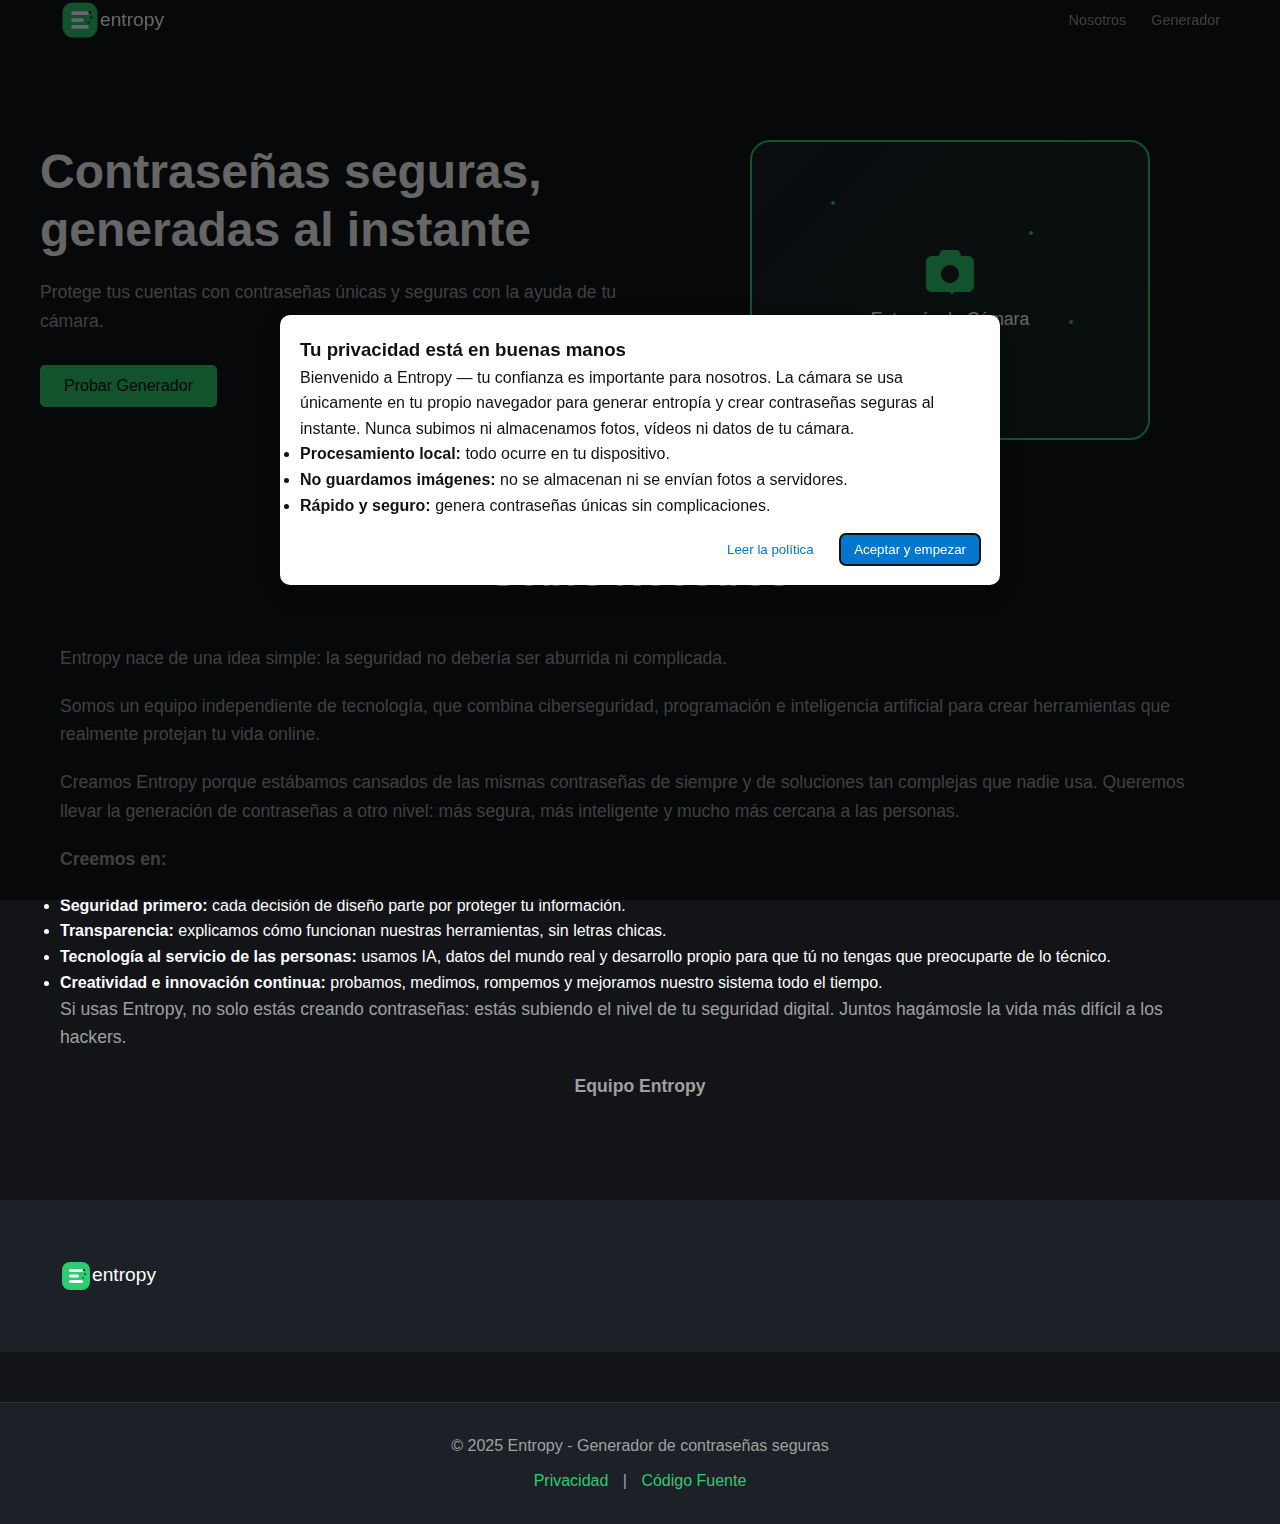
<file: public/index.html>
<!DOCTYPE html>
<html lang="es">
<head>
    <meta charset="UTF-8">
    <meta name="viewport" content="width=device-width, initial-scale=1.0">
    <title>Entropy - Generador de Contraseñas Seguras</title>
    <link rel="stylesheet" href="landing.css">
    <link rel="stylesheet" href="https://cdnjs.cloudflare.com/ajax/libs/font-awesome/6.4.0/css/all.min.css">
    <style>
        /* Modal de consentimiento de privacidad */
        .privacy-modal-overlay {
            position: fixed;
            inset: 0;
            background: rgba(0,0,0,0.6);
            display: flex;
            align-items: center;
            justify-content: center;
            z-index: 99999;
        }
        .privacy-modal {
            background: #fff;
            color: #111;
            max-width: 720px;
            width: 92%;
            border-radius: 10px;
            padding: 20px;
            box-shadow: 0 8px 30px rgba(0,0,0,0.2);
            font-family: inherit;
        }
        .privacy-modal h3 { margin-top: 0; }
        .privacy-modal .buttons { text-align: right; margin-top: 16px; }
        .privacy-modal .btn { margin-left: 8px; padding: 8px 14px; border-radius: 6px; border: none; cursor: pointer; }
        .privacy-modal .btn.secondary { background: transparent; color: #0077cc; }
        .privacy-modal .btn.accept { background: #0077cc; color: #fff; }
        body.privacy-block { overflow: hidden; }
    </style>
</head>
<body>
    <header class="container">
        <div class="logo">
            <img src="logo-entropy.svg" alt="Logo Entropy" style="width:40px;height:40px;vertical-align:middle;">
            <div class="logo-text">entropy</div>
        </div>
        <nav>
            <ul>
                <li><a href="#about">Nosotros</a></li>
                <li><a href="generator.html">Generador</a></li>
            </ul>
        </nav>
    </header>
    
    <section class="hero container">
        <div class="hero-content">
            <h1>Contraseñas seguras, generadas al instante</h1>
            <p>Protege tus cuentas con contraseñas únicas y seguras con la ayuda de tu cámara.</p>
            <div class="hero-buttons">
                <button class="cta-button" onclick="window.location.href='generator.html'">Probar Generador</button>
            </div>
            <div class="demo-section" id="demoSection" style="display: none;">
                <div class="demo-controls">
                    <label for="demoLength">Longitud: <span id="lengthValue">16</span></label>
                    <input type="range" id="demoLength" min="10" max="30" value="16" oninput="updateLength(this.value)">
                </div>
                <div class="password-result">
                    <input type="text" id="demoPassword" readonly placeholder="Generando...">
                    <button class="copy-demo-btn" onclick="copyDemoPassword()">📋</button>
                </div>
                <div class="demo-status" id="demoStatus"></div>
            </div>
        </div>
        <div class="hero-image">
            <div class="hero-visual">
                <div class="entropy-animation">
                    <div class="particle"></div>
                    <div class="particle"></div>
                    <div class="particle"></div>
                    <div class="particle"></div>
                    <div class="particle"></div>
                </div>
                <div class="camera-icon">
                    <i class="fas fa-camera"></i>
                    <span>Entropía de Cámara</span>
                </div>
            </div>
        </div>
    </section>
    
    <section id="about" class="container">
        <h2>Sobre Nosotros</h2>
        <div class="about-content">
            <div class="about-text">
                <p>Entropy nace de una idea simple: la seguridad no debería ser aburrida ni complicada.</p>

                <p>Somos un equipo independiente de tecnología, que combina ciberseguridad, programación e inteligencia artificial para crear herramientas que realmente protejan tu vida online.</p>

                <p>Creamos Entropy porque estábamos cansados de las mismas contraseñas de siempre y de soluciones tan complejas que nadie usa. Queremos llevar la generación de contraseñas a otro nivel: más segura, más inteligente y mucho más cercana a las personas.</p>

                <p><strong>Creemos en:</strong></p>
                <ul>
                    <li><strong>Seguridad primero:</strong> cada decisión de diseño parte por proteger tu información.</li>
                    <li><strong>Transparencia:</strong> explicamos cómo funcionan nuestras herramientas, sin letras chicas.</li>
                    <li><strong>Tecnología al servicio de las personas:</strong> usamos IA, datos del mundo real y desarrollo propio para que tú no tengas que preocuparte de lo técnico.</li>
                    <li><strong>Creatividad e innovación continua:</strong> probamos, medimos, rompemos y mejoramos nuestro sistema todo el tiempo.</li>
                </ul>

                <p>Si usas Entropy, no solo estás creando contraseñas: estás subiendo el nivel de tu seguridad digital. Juntos hagámosle la vida más difícil a los hackers.</p>
                <p class="team-signature" style="margin-top:18px; text-align:center; font-weight:600;">Equipo Entropy</p>
            </div>
        </div>
    </section>
    
    <footer>
        <div class="container">
            <div class="footer-content">
                <div class="footer-logo">
                    <img src="logo-entropy.svg" alt="Logo Entropy" style="width:32px;height:32px;vertical-align:middle;">
                    <div class="logo-text">entropy</div>
                </div>
                <div class="footer-bottom">
                    
                </div>
            </div>
        </div>
    </footer>
    
    <footer style="text-align: center; padding: 30px 20px; background-color: var(--panel-bg); margin-top: 50px; border-top: 1px solid var(--border-color);">
        <p style="color: var(--text-secondary); margin-bottom: 10px;">© 2025 Entropy - Generador de contraseñas seguras</p>
        <p style="color: var(--text-secondary);">
            <a href="privacy.html" style="color: var(--accent-color); text-decoration: none; margin: 0 10px;">Privacidad</a> | 
            <a href="https://github.com/tu-repo" target="_blank" style="color: var(--accent-color); text-decoration: none; margin: 0 10px;">Código Fuente</a>
        </p>
    </footer>
    
    <!-- Modal de consentimiento de privacidad -->
    <div id="privacyModalOverlay" class="privacy-modal-overlay" style="display:none;">
        <div class="privacy-modal" role="dialog" aria-modal="true" aria-labelledby="privacyTitle">
            <h3 id="privacyTitle">Tu privacidad está en buenas manos</h3>
                <p>Bienvenido a Entropy — tu confianza es importante para nosotros. La cámara se usa únicamente en tu propio navegador para generar entropía y crear contraseñas seguras al instante. Nunca subimos ni almacenamos fotos, vídeos ni datos de tu cámara.</p>
                <ul>
                    <li><strong>Procesamiento local:</strong> todo ocurre en tu dispositivo.</li>
                    <li><strong>No guardamos imágenes:</strong> no se almacenan ni se envían fotos a servidores.</li>
                    <li><strong>Rápido y seguro:</strong> genera contraseñas únicas sin complicaciones.</li>
                </ul>
                <div class="buttons">
                    <button class="btn secondary" id="privacyReadBtn">Leer la política</button>
                    <button class="btn accept" id="privacyAcceptBtn">Aceptar y empezar</button>
                </div>
        </div>
    </div>

    <script src="privacy-consent.js"></script>
    <script src="landing.js"></script>
</body>
</html>
</file>
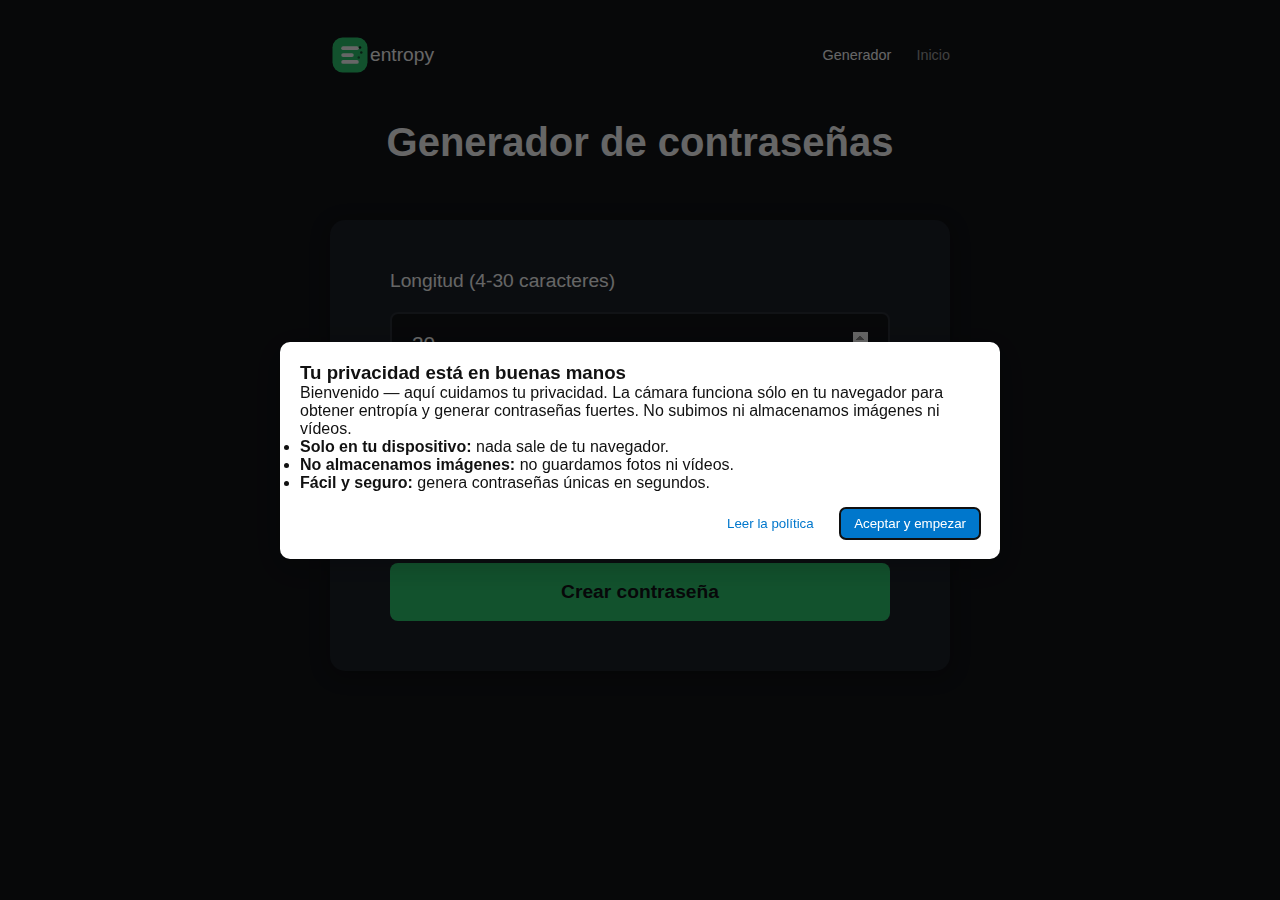
<file: public/generator.html>
<!DOCTYPE html>
<html lang="es">
<head>
    <meta charset="UTF-8">
    <meta name="viewport" content="width=device-width, initial-scale=1.0">
    <title>Entropy - Generador de contraseñas</title>
    <link rel="stylesheet" href="styles.css">
    <link rel="stylesheet" href="https://cdnjs.cloudflare.com/ajax/libs/font-awesome/6.4.0/css/all.min.css">
    <style>
        /* Modal de consentimiento de privacidad (reutilizable) */
        .privacy-modal-overlay { position: fixed; inset: 0; background: rgba(0,0,0,0.6); display:flex; align-items:center; justify-content:center; z-index:99999; }
        .privacy-modal { background:#fff; color:#111; max-width:720px; width:92%; border-radius:10px; padding:20px; box-shadow:0 8px 30px rgba(0,0,0,0.2); }
        .privacy-modal h3{ margin-top:0 }
        .privacy-modal .buttons { text-align:right; margin-top:16px }
        .privacy-modal .btn { margin-left:8px; padding:8px 14px; border-radius:6px; border:none; cursor:pointer }
        .privacy-modal .btn.secondary { background:transparent; color:#0077cc }
        .privacy-modal .btn.accept { background:#0077cc; color:#fff }
        body.privacy-block { overflow:hidden }
    </style>
</head>
<body>
    <div class="container">
        <header>
            <div class="logo">
                <img src="logo-entropy.svg" alt="Logo Entropy" style="width:40px;height:40px;vertical-align:middle;">
                <span class="logo-text">entropy</span>
            </div>
            <nav>
                <ul>
                    <li class="active"><a href="generator.html">Generador</a></li>
                    <li><a href="index.html">Inicio</a></li>
                </ul>
            </nav>
        </header>

        <main>
            <div class="generator-section">
                <h1>Generador de contraseñas</h1>

                <div class="generator-container">
                    <div class="generator-panel">
                        <div class="form-group">
                            <div class="form-row">
                                <label for="length">Longitud (4-30 caracteres)</label>
                            </div>
                            <div class="input-container">
                                <input type="number" id="length" min="4" max="30" value="20" class="length-input" placeholder="Ingrese longitud">
                            </div>
                            <div id="length-error" class="error-message" style="display: none;"></div>
                        </div>

                        <div class="form-group">
    <div class="form-row">
        <label>Contraseña generada</label>
    </div>
    <input
        type="text"
        id="password-output"
        readonly
        placeholder="Pulsa 'Copiar' para generar">
</div>

<button class="copy-btn">Crear contraseña</button>
                    </div>
                </div>
            </div>
        </main>
    </div>

    <!-- Modal de consentimiento de privacidad -->
    <div id="privacyModalOverlay" class="privacy-modal-overlay" style="display:none;">
        <div class="privacy-modal" role="dialog" aria-modal="true" aria-labelledby="privacyTitle">
            <h3 id="privacyTitle">Tu privacidad está en buenas manos</h3>
                <p>Bienvenido — aquí cuidamos tu privacidad. La cámara funciona sólo en tu navegador para obtener entropía y generar contraseñas fuertes. No subimos ni almacenamos imágenes ni vídeos.</p>
                <ul>
                    <li><strong>Solo en tu dispositivo:</strong> nada sale de tu navegador.</li>
                    <li><strong>No almacenamos imágenes:</strong> no guardamos fotos ni vídeos.</li>
                    <li><strong>Fácil y seguro:</strong> genera contraseñas únicas en segundos.</li>
                </ul>
                <div class="buttons">
                    <button class="btn secondary" id="privacyReadBtn">Leer la política</button>
                    <button class="btn accept" id="privacyAcceptBtn">Aceptar y empezar</button>
                </div>
        </div>
    </div>

    <script src="privacy-consent.js"></script>
    <script src="script.js?v=3"></script>
</body>
</html>
</file>
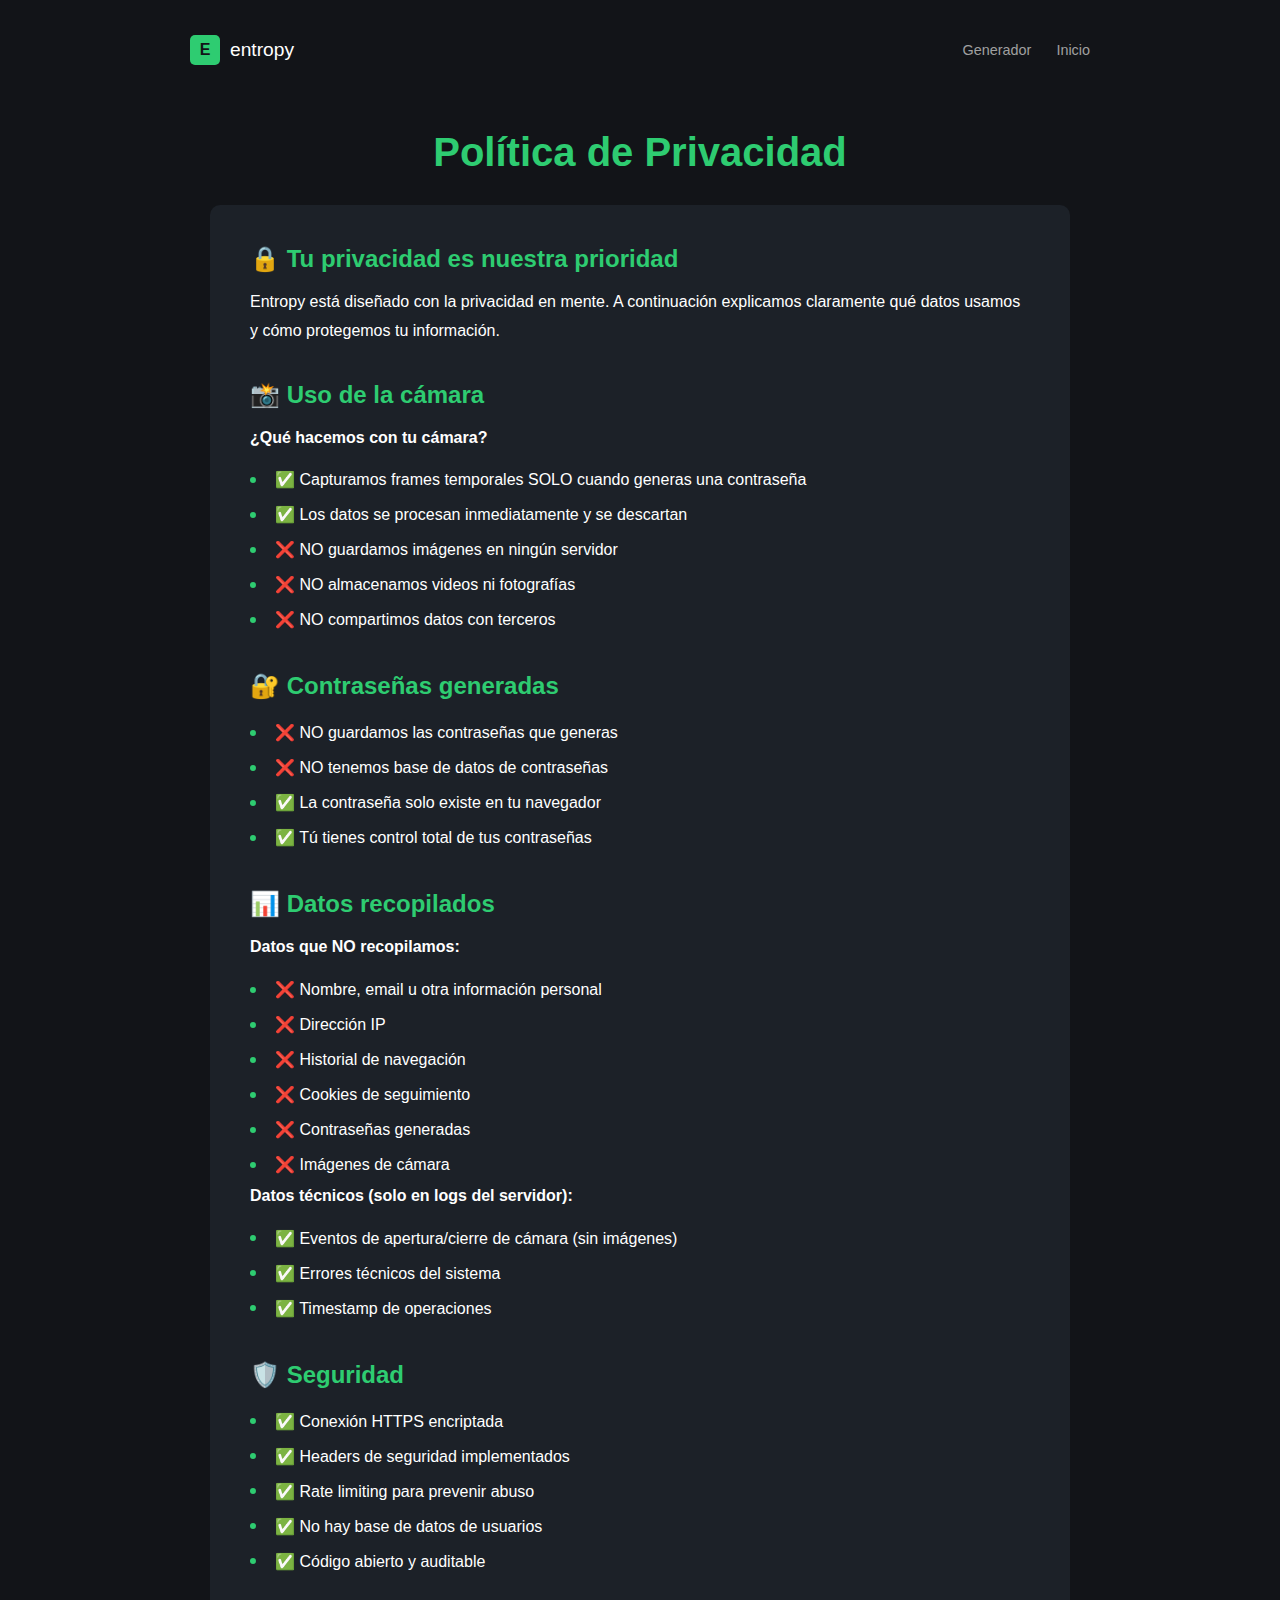
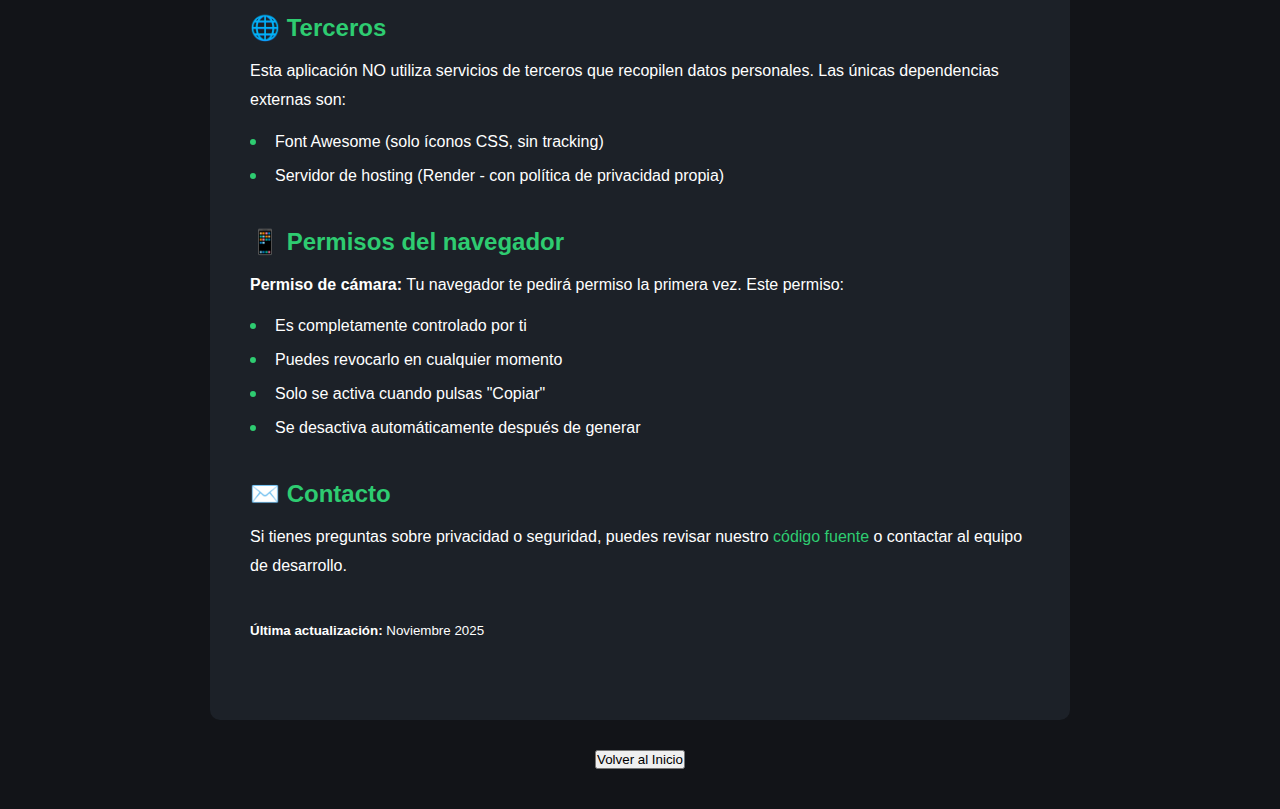
<file: public/privacy.html>
<!DOCTYPE html>
<html lang="es">
<head>
    <meta charset="UTF-8">
    <meta name="viewport" content="width=device-width, initial-scale=1.0">
    <title>Privacidad - Entropy</title>
    <link rel="stylesheet" href="styles.css">
</head>
<body>
    <div class="container">
        <header>
            <div class="logo">
                <span class="logo-icon">E</span>
                <span class="logo-text">entropy</span>
            </div>
            <nav>
                <ul>
                    <li><a href="generator.html">Generador</a></li>
                    <li><a href="index.html">Inicio</a></li>
                </ul>
            </nav>
        </header>

        <main>
            <div class="privacy-section">
                <h1>Política de Privacidad</h1>
                
                <div class="privacy-content">
                    <section>
                        <h2>🔒 Tu privacidad es nuestra prioridad</h2>
                        <p>Entropy está diseñado con la privacidad en mente. A continuación explicamos claramente qué datos usamos y cómo protegemos tu información.</p>
                    </section>

                    <section>
                        <h2>📸 Uso de la cámara</h2>
                        <p><strong>¿Qué hacemos con tu cámara?</strong></p>
                        <ul>
                            <li>✅ Capturamos frames temporales SOLO cuando generas una contraseña</li>
                            <li>✅ Los datos se procesan inmediatamente y se descartan</li>
                            <li>❌ NO guardamos imágenes en ningún servidor</li>
                            <li>❌ NO almacenamos videos ni fotografías</li>
                            <li>❌ NO compartimos datos con terceros</li>
                        </ul>
                    </section>

                    <section>
                        <h2>🔐 Contraseñas generadas</h2>
                        <ul>
                            <li>❌ NO guardamos las contraseñas que generas</li>
                            <li>❌ NO tenemos base de datos de contraseñas</li>
                            <li>✅ La contraseña solo existe en tu navegador</li>
                            <li>✅ Tú tienes control total de tus contraseñas</li>
                        </ul>
                    </section>

                    <section>
                        <h2>📊 Datos recopilados</h2>
                        <p><strong>Datos que NO recopilamos:</strong></p>
                        <ul>
                            <li>❌ Nombre, email u otra información personal</li>
                            <li>❌ Dirección IP</li>
                            <li>❌ Historial de navegación</li>
                            <li>❌ Cookies de seguimiento</li>
                            <li>❌ Contraseñas generadas</li>
                            <li>❌ Imágenes de cámara</li>
                        </ul>
                        
                        <p><strong>Datos técnicos (solo en logs del servidor):</strong></p>
                        <ul>
                            <li>✅ Eventos de apertura/cierre de cámara (sin imágenes)</li>
                            <li>✅ Errores técnicos del sistema</li>
                            <li>✅ Timestamp de operaciones</li>
                        </ul>
                    </section>

                    <section>
                        <h2>🛡️ Seguridad</h2>
                        <ul>
                            <li>✅ Conexión HTTPS encriptada</li>
                            <li>✅ Headers de seguridad implementados</li>
                            <li>✅ Rate limiting para prevenir abuso</li>
                            <li>✅ No hay base de datos de usuarios</li>
                            <li>✅ Código abierto y auditable</li>
                        </ul>
                    </section>

                    <section>
                        <h2>🌐 Terceros</h2>
                        <p>Esta aplicación NO utiliza servicios de terceros que recopilen datos personales. Las únicas dependencias externas son:</p>
                        <ul>
                            <li>Font Awesome (solo íconos CSS, sin tracking)</li>
                            <li>Servidor de hosting (Render - con política de privacidad propia)</li>
                        </ul>
                    </section>

                    <section>
                        <h2>📱 Permisos del navegador</h2>
                        <p><strong>Permiso de cámara:</strong> Tu navegador te pedirá permiso la primera vez. Este permiso:</p>
                        <ul>
                            <li>Es completamente controlado por ti</li>
                            <li>Puedes revocarlo en cualquier momento</li>
                            <li>Solo se activa cuando pulsas "Copiar"</li>
                            <li>Se desactiva automáticamente después de generar</li>
                        </ul>
                    </section>

                    <section>
                        <h2>✉️ Contacto</h2>
                        <p>Si tienes preguntas sobre privacidad o seguridad, puedes revisar nuestro <a href="https://github.com/tu-repo" target="_blank">código fuente</a> o contactar al equipo de desarrollo.</p>
                    </section>

                    <section>
                        <p><small><strong>Última actualización:</strong> Noviembre 2025</small></p>
                    </section>
                </div>

                <div class="back-button-container">
                    <button class="cta-button" onclick="window.location.href='index.html'">Volver al Inicio</button>
                </div>
            </div>
        </main>
    </div>
</body>
</html>
</file>
<file: public/landing.css>
/* Global Styles */
:root {
    --bg-color: #121418;
    --panel-bg: #1c2128;
    --accent-color: #2ecc71;
    --text-color: #ffffff;
    --text-secondary: #a0a0a0;
    --border-color: #2c3038;
}

* {
    margin: 0;
    padding: 0;
    box-sizing: border-box;
    font-family: 'Segoe UI', Tahoma, Geneva, Verdana, sans-serif;
}

body {
    background-color: var(--bg-color);
    color: var(--text-color);
    min-height: 100vh;
    line-height: 1.6;
}

.container {
    max-width: 1200px;
    margin: 0 auto;
    padding: 0 20px;
}

a {
    color: var(--accent-color);
    text-decoration: none;
    transition: color 0.3s;
}

a:hover {
    color: #27ae60;
}

button {
    cursor: pointer;
    border: none;
    border-radius: 5px;
    font-weight: 500;
    transition: all 0.3s ease;
}

section {
    padding: 80px 0;
}

h2 {
    font-size: 2.5rem;
    margin-bottom: 40px;
    text-align: center;
}

/* Header & Navigation */
header {
    display: flex;
    justify-content: space-between;
    align-items: center;
    padding: 20px 0;
    position: sticky;
    top: 0;
    background-color: rgba(18, 20, 24, 0.95);
    backdrop-filter: blur(10px);
    z-index: 100;
}

.logo {
    display: flex;
    align-items: center;
}

.logo-icon {
    background-color: var(--accent-color);
    color: var(--bg-color);
    width: 30px;
    height: 30px;
    border-radius: 5px;
    display: flex;
    align-items: center;
    justify-content: center;
    font-weight: bold;
    margin-right: 10px;
}

.logo-text {
    font-size: 1.2rem;
    font-weight: 500;
}

nav ul {
    display: flex;
    list-style: none;
}

nav ul li {
    margin-left: 25px;
}

nav ul li a {
    color: var(--text-secondary);
    text-decoration: none;
    font-size: 0.9rem;
    transition: color 0.3s;
}

nav ul li a:hover {
    color: var(--text-color);
}

.auth-buttons {
    display: flex;
    gap: 10px;
}

.login-btn {
    background-color: transparent;
    color: var(--text-color);
    border: 1px solid var(--accent-color);
    padding: 8px 16px;
}

.login-btn:hover {
    background-color: rgba(46, 204, 113, 0.1);
}

.signup-btn {
    background-color: var(--accent-color);
    color: var(--bg-color);
    padding: 8px 16px;
}

.signup-btn:hover {
    background-color: #27ae60;
}

/* Hero Section */
.hero {
    display: flex;
    align-items: center;
    justify-content: space-between;
    gap: 40px;
    padding: 100px 0;
}

.hero-content {
    flex: 1;
}

.hero-content h1 {
    font-size: 3rem;
    line-height: 1.2;
    margin-bottom: 20px;
}

.hero-content p {
    font-size: 1.1rem;
    color: var(--text-secondary);
    margin-bottom: 30px;
}

.hero-buttons {
    display: flex;
    gap: 15px;
    margin-bottom: 30px;
}

.cta-button {
    background-color: var(--accent-color);
    color: var(--bg-color);
    padding: 12px 24px;
    font-size: 1rem;
}

.cta-button:hover {
    background-color: #27ae60;
    transform: translateY(-2px);
    box-shadow: 0 5px 15px rgba(46, 204, 113, 0.3);
}

.demo-button {
    background-color: transparent;
    color: var(--accent-color);
    border: 2px solid var(--accent-color);
    padding: 10px 22px;
    font-size: 1rem;
}

.demo-button:hover {
    background-color: rgba(46, 204, 113, 0.1);
    transform: translateY(-2px);
}

.demo-section {
    background-color: var(--panel-bg);
    border-radius: 10px;
    padding: 25px;
    margin-top: 20px;
    border: 1px solid var(--border-color);
}

.demo-controls {
    margin-bottom: 20px;
}

.demo-controls label {
    display: block;
    margin-bottom: 10px;
    font-size: 0.9rem;
    color: var(--text-secondary);
}

.demo-controls input[type="range"] {
    width: 100%;
    margin-bottom: 15px;
}

.password-result {
    display: flex;
    gap: 10px;
    margin-bottom: 15px;
}

.password-result input {
    flex: 1;
    padding: 12px;
    background-color: var(--bg-color);
    border: 1px solid var(--border-color);
    border-radius: 5px;
    color: var(--text-color);
    font-family: 'Courier New', monospace;
    font-size: 0.9rem;
}

.copy-demo-btn {
    background-color: var(--accent-color);
    color: var(--bg-color);
    padding: 12px 15px;
    border-radius: 5px;
    font-size: 1rem;
}

.copy-demo-btn:hover {
    background-color: #27ae60;
}

.demo-status {
    font-size: 0.8rem;
    color: var(--text-secondary);
    text-align: center;
}

.hero-image {
    flex: 1;
    display: flex;
    justify-content: center;
    align-items: center;
}

.hero-visual {
    position: relative;
    width: 400px;
    height: 300px;
    background: linear-gradient(135deg, var(--panel-bg), rgba(46, 204, 113, 0.1));
    border-radius: 20px;
    border: 2px solid var(--accent-color);
    display: flex;
    align-items: center;
    justify-content: center;
    overflow: hidden;
}

.entropy-animation {
    position: absolute;
    width: 100%;
    height: 100%;
}

.particle {
    position: absolute;
    width: 4px;
    height: 4px;
    background-color: var(--accent-color);
    border-radius: 50%;
    animation: float 3s infinite ease-in-out;
}

.particle:nth-child(1) { top: 20%; left: 20%; animation-delay: 0s; }
.particle:nth-child(2) { top: 60%; left: 80%; animation-delay: 0.6s; }
.particle:nth-child(3) { top: 80%; left: 30%; animation-delay: 1.2s; }
.particle:nth-child(4) { top: 30%; left: 70%; animation-delay: 1.8s; }
.particle:nth-child(5) { top: 50%; left: 50%; animation-delay: 2.4s; }

@keyframes float {
    0%, 100% { transform: translateY(0px) scale(1); opacity: 0.7; }
    50% { transform: translateY(-20px) scale(1.2); opacity: 1; }
}

.camera-icon {
    text-align: center;
    z-index: 2;
}

.camera-icon i {
    font-size: 3rem;
    color: var(--accent-color);
    margin-bottom: 10px;
    display: block;
}

.camera-icon span {
    font-size: 1.1rem;
    color: var(--text-color);
    font-weight: 500;
}

/* Features Section */
.features {
    background-color: rgba(28, 33, 40, 0.5);
    border-radius: 20px;
    padding: 80px 40px;
    margin: 40px 0;
}

.features-grid {
    display: grid;
    grid-template-columns: repeat(auto-fit, minmax(250px, 1fr));
    gap: 30px;
}

.feature-card {
    background-color: var(--panel-bg);
    border-radius: 10px;
    padding: 30px;
    text-align: center;
    transition: transform 0.3s ease;
}

.feature-card:hover {
    transform: translateY(-10px);
}

.feature-card i {
    font-size: 2.5rem;
    color: var(--accent-color);
    margin-bottom: 20px;
}

.feature-card h3 {
    font-size: 1.3rem;
    margin-bottom: 15px;
}

.feature-card p {
    color: var(--text-secondary);
}

/* Plans Section */
.plans-container {
    display: flex;
    justify-content: center;
    gap: 30px;
    flex-wrap: wrap;
}

.plan-card {
    background-color: var(--panel-bg);
    border-radius: 10px;
    padding: 40px 30px;
    width: 300px;
    position: relative;
    transition: transform 0.3s ease, box-shadow 0.3s ease;
}

.plan-card:hover {
    transform: translateY(-10px);
    box-shadow: 0 10px 30px rgba(0, 0, 0, 0.3);
}

.plan-card.featured {
    border: 2px solid var(--accent-color);
    transform: scale(1.05);
}

.plan-card.featured:hover {
    transform: scale(1.05) translateY(-10px);
}

.plan-badge {
    position: absolute;
    top: -12px;
    right: 20px;
    background-color: var(--accent-color);
    color: var(--bg-color);
    padding: 5px 15px;
    border-radius: 20px;
    font-size: 0.8rem;
    font-weight: bold;
}

.plan-header {
    text-align: center;
    margin-bottom: 30px;
}

.plan-header h3 {
    font-size: 1.5rem;
    margin-bottom: 10px;
}

.price {
    font-size: 2rem;
    font-weight: bold;
    color: var(--accent-color);
}

.price span {
    font-size: 1rem;
    color: var(--text-secondary);
    font-weight: normal;
}

.plan-features ul {
    list-style: none;
    margin-bottom: 30px;
}

.plan-features li {
    margin-bottom: 15px;
    display: flex;
    align-items: center;
}

.plan-features li i {
    color: var(--accent-color);
    margin-right: 10px;
}

.plan-button {
    background-color: var(--accent-color);
    color: var(--bg-color);
    padding: 10px;
    width: 100%;
    font-size: 1rem;
}

.plan-button:hover {
    background-color: #27ae60;
}

/* About Section */
.about-content {
    display: flex;
    align-items: center;
    gap: 40px;
}

.about-text {
    flex: 1;
}

.about-text p {
    margin-bottom: 20px;
    color: var(--text-secondary);
    font-size: 1.1rem;
}

.about-image {
    flex: 1;
}

.about-image img {
    max-width: 100%;
    border-radius: 10px;
    box-shadow: 0 10px 30px rgba(0, 0, 0, 0.3);
}

/* Contact Section */
.contact-container {
    display: flex;
    gap: 40px;
}

.contact-form {
    flex: 2;
    background-color: var(--panel-bg);
    padding: 30px;
    border-radius: 10px;
}

.form-group {
    margin-bottom: 20px;
}

.form-group label {
    display: block;
    margin-bottom: 8px;
    font-size: 0.9rem;
}

.form-group input,
.form-group textarea {
    width: 100%;
    padding: 12px;
    background-color: var(--bg-color);
    border: 1px solid var(--border-color);
    border-radius: 5px;
    color: var(--text-color);
    font-size: 1rem;
}

.form-group input:focus,
.form-group textarea:focus {
    outline: none;
    border-color: var(--accent-color);
}

.submit-btn {
    background-color: var(--accent-color);
    color: var(--bg-color);
    padding: 12px 24px;
    font-size: 1rem;
    width: 100%;
}

.submit-btn:hover {
    background-color: #27ae60;
}

.contact-info {
    flex: 1;
    display: flex;
    flex-direction: column;
    justify-content: center;
}

.info-item {
    display: flex;
    align-items: center;
    margin-bottom: 30px;
}

.info-item i {
    font-size: 1.5rem;
    color: var(--accent-color);
    margin-right: 15px;
}

/* Footer */
footer {
    background-color: var(--panel-bg);
    padding: 60px 0 20px;
    margin-top: 80px;
}

.footer-content {
    display: flex;
    justify-content: space-between;
    flex-wrap: wrap;
    gap: 40px;
    margin-bottom: 40px;
}

.footer-logo {
    display: flex;
    align-items: center;
}

.footer-links {
    display: flex;
    gap: 60px;
}

.footer-column h4 {
    font-size: 1.1rem;
    margin-bottom: 20px;
}

.footer-column ul {
    list-style: none;
}

.footer-column ul li {
    margin-bottom: 10px;
}

.footer-column ul li a {
    color: var(--text-secondary);
    font-size: 0.9rem;
}

.footer-social {
    display: flex;
    gap: 15px;
}

.footer-social a {
    display: flex;
    align-items: center;
    justify-content: center;
    width: 40px;
    height: 40px;
    background-color: rgba(255, 255, 255, 0.1);
    border-radius: 50%;
    transition: all 0.3s ease;
}

.footer-social a:hover {
    background-color: var(--accent-color);
    color: var(--bg-color);
}

.footer-bottom {
    text-align: center;
    padding-top: 20px;
    border-top: 1px solid var(--border-color);
    color: var(--text-secondary);
    font-size: 0.9rem;
}

/* Modal */
.modal {
    display: none;
    position: fixed;
    top: 0;
    left: 0;
    width: 100%;
    height: 100%;
    background-color: rgba(0, 0, 0, 0.7);
    z-index: 1000;
    align-items: center;
    justify-content: center;
}

.modal-content {
    background-color: var(--panel-bg);
    padding: 40px;
    border-radius: 10px;
    width: 100%;
    max-width: 500px;
    position: relative;
}

.close-modal {
    position: absolute;
    top: 20px;
    right: 20px;
    font-size: 1.5rem;
    cursor: pointer;
    color: var(--text-secondary);
}

.close-modal:hover {
    color: var(--text-color);
}

.modal h2 {
    margin-bottom: 30px;
    text-align: left;
    font-size: 1.8rem;
}

.form-footer {
    margin-top: 20px;
    text-align: center;
    color: var(--text-secondary);
}

/* Responsive Design */
@media (max-width: 992px) {
    .hero {
        flex-direction: column;
        text-align: center;
    }
    
    .hero-buttons {
        justify-content: center;
    }
    
    .hero-visual {
        width: 300px;
        height: 200px;
    }
    
    .camera-icon i {
        font-size: 2rem;
    }
    
    .camera-icon span {
        font-size: 0.9rem;
    }
    
    .about-content {
        flex-direction: column;
        text-align: center;
    }
    
    .contact-container {
        flex-direction: column;
    }
    
    .footer-content {
        flex-direction: column;
        align-items: center;
        text-align: center;
    }
    
    .footer-links {
        width: 100%;
        justify-content: space-around;
    }
}

@media (max-width: 768px) {
    header {
        flex-direction: column;
        padding: 20px 0;
    }
    
    .hero-buttons {
        flex-direction: column;
        align-items: center;
    }
    
    .password-result {
        flex-direction: column;
    }
    
    nav ul {
        margin: 20px 0;
    }
    
    .auth-buttons {
        width: 100%;
        justify-content: center;
    }
    
    .features-grid {
        grid-template-columns: 1fr;
    }
    
    .footer-links {
        flex-direction: column;
        gap: 30px;
    }
}
</file>
<file: public/styles.css>
/* Global Styles */
:root {
    --bg-color: #121418;
    --panel-bg: #1c2128;
    --accent-color: #2ecc71;
    --text-color: #ffffff;
    --text-secondary: #a0a0a0;
    --border-color: #2c3038;
}

* {
    margin: 0;
    padding: 0;
    box-sizing: border-box;
    font-family: 'Segoe UI', Tahoma, Geneva, Verdana, sans-serif;
}

body {
    background-color: var(--bg-color);
    color: var(--text-color);
    min-height: 100vh;
    display: flex;
    flex-direction: column;
}

.container {
    max-width: 1200px;
    margin: 0 auto;
    padding: 20px;
}

/* Header & Navigation */
header {
    display: flex;
    justify-content: space-between;
    align-items: center;
    padding: 15px 0;
    margin-bottom: 30px;
}

.logo {
    display: flex;
    align-items: center;
}

.logo-icon {
    background-color: var(--accent-color);
    color: var(--bg-color);
    width: 30px;
    height: 30px;
    border-radius: 5px;
    display: flex;
    align-items: center;
    justify-content: center;
    font-weight: bold;
    margin-right: 10px;
}

.logo-text {
    font-size: 1.2rem;
    font-weight: 500;
}

nav ul {
    display: flex;
    list-style: none;
}

nav ul li {
    margin-left: 25px;
}

nav ul li a {
    color: var(--text-secondary);
    text-decoration: none;
    font-size: 0.9rem;
    transition: color 0.3s;
}

nav ul li.active a {
    color: var(--text-color);
}

nav ul li a:hover {
    color: var(--text-color);
}

/* Main Content */
main {
    flex: 1;
}

.generator-section h1 {
    font-size: 2.5rem;
    margin-bottom: 10px;
    text-align: center;
}

.subtitle {
    color: var(--text-secondary);
    font-size: 1.1rem;
    margin-bottom: 40px;
    text-align: center;
}

.generator-container {
    display: flex;
    justify-content: center;
    align-items: center;
    margin-bottom: 20px;
    min-height: 60vh;
}

.generator-panel {
    background-color: var(--panel-bg);
    border-radius: 15px;
    padding: 50px 60px;
    max-width: 700px;
    width: 100%;
    box-shadow: 0 4px 20px rgba(0, 0, 0, 0.3);
}

.sources-panel {
    background-color: var(--panel-bg);
    border-radius: 10px;
    padding: 20px;
    flex: 1;
}

/* Form Elements */
.form-group {
    margin-bottom: 35px;
}

.form-row {
    display: flex;
    justify-content: space-between;
    align-items: center;
    margin-bottom: 15px;
}

.form-row label {
    color: var(--text-color);
    font-size: 1.2rem;
    font-weight: 500;
}

.length-value, .profile-value {
    display: flex;
    align-items: center;
    color: var(--text-color);
}

.length-value i, .profile-value i, .sources-nav i {
    margin-left: 8px;
    font-size: 0.8rem;
    color: var(--text-secondary);
}

.input-container {
    width: 100%;
    padding: 5px 0;
}

.length-input {
    width: 100%;
    padding: 18px 20px;
    background-color: var(--bg-color);
    border: 2px solid var(--border-color);
    border-radius: 8px;
    color: var(--text-color);
    font-size: 1.3rem;
    outline: none;
    transition: border-color 0.3s ease;
}

.length-input:focus {
    border-color: var(--accent-color);
}

.length-input::-webkit-inner-spin-button,
.length-input::-webkit-outer-spin-button {
    opacity: 1;
}

#password-output {
    width: 100%;
    min-width: 500px;
    padding: 18px 20px;
    background-color: var(--bg-color);
    border: 2px solid var(--border-color);
    border-radius: 8px;
    color: var(--accent-color);
    font-size: 1.1rem;
    font-family: 'Courier New', monospace;
    font-weight: 600;
    text-align: left;
    outline: none;
    transition: border-color 0.3s ease;
    letter-spacing: 0.5px;
    overflow-x: auto;
    white-space: nowrap;
}

#password-output:focus {
    border-color: var(--accent-color);
}

.error-message {
    color: #e74c3c;
    font-size: 1rem;
    margin-top: 8px;
    padding: 10px 15px;
    background-color: rgba(231, 76, 60, 0.1);
    border-radius: 8px;
    border-left: 4px solid #e74c3c;
}

.profile-selector {
    background-color: var(--bg-color);
    border-radius: 5px;
    padding: 10px;
}

.profile-option {
    display: flex;
    justify-content: space-between;
    padding: 8px;
    border-radius: 5px;
    cursor: pointer;
}

.profile-option.selected {
    background-color: rgba(46, 204, 113, 0.1);
}

.profile-option i {
    color: var(--accent-color);
}

.progress-bar {
    width: 100%;
    height: 4px;
    background-color: var(--border-color);
    border-radius: 2px;
    margin-top: 10px;
    overflow: hidden;
}

.progress {
    height: 100%;
    background-color: var(--accent-color);
    border-radius: 2px;
}

.quality-value {
    color: var(--accent-color);
}

.copy-btn {
    background-color: var(--accent-color);
    color: var(--bg-color);
    border: none;
    border-radius: 8px;
    padding: 18px 30px;
    font-weight: 600;
    font-size: 1.2rem;
    cursor: pointer;
    width: 100%;
    margin-top: 15px;
    transition: background-color 0.3s, transform 0.1s;
}

.copy-btn:active {
    transform: scale(0.98);
}

.copy-btn:hover {
    background-color: #27ae60;
}

/* Sources Section */
.sources-header {
    display: flex;
    justify-content: space-between;
    align-items: center;
    margin-bottom: 15px;
}

.sources-header h2 {
    font-size: 1rem;
}

.sources-nav {
    display: flex;
    align-items: center;
    color: var(--text-secondary);
    font-size: 0.9rem;
}

.sources-grid {
    display: grid;
    grid-template-columns: 1fr 1fr;
    gap: 10px;
}

.source-item {
    display: flex;
    flex-direction: column;
    align-items: center;
    justify-content: center;
    background-color: var(--bg-color);
    border-radius: 5px;
    padding: 15px;
    color: var(--text-secondary);
    text-align: center;
}

.source-item.active {
    color: var(--text-color);
}

.source-item i {
    font-size: 1.2rem;
    margin-bottom: 8px;
    color: var(--accent-color);
}

/* Status Section */
.status-section {
    display: flex;
    gap: 20px;
}

.status-panel, .config-panel {
    background-color: var(--panel-bg);
    border-radius: 10px;
    padding: 20px;
    flex: 1;
}

.status-panel h2, .config-panel h2 {
    font-size: 1.2rem;
    margin-bottom: 15px;
}

.status-item {
    margin-bottom: 10px;
}

.status-label {
    color: var(--text-secondary);
    font-size: 0.9rem;
}

.status-action, .config-action {
    margin-top: 20px;
}

.status-action a, .config-action a {
    color: var(--accent-color);
    text-decoration: none;
    font-size: 0.9rem;
}

/* Config Section */
.config-item {
    display: flex;
    justify-content: space-between;
    align-items: center;
    margin-bottom: 15px;
    font-size: 0.9rem;
}

/* Toggle Switch */
.toggle {
    position: relative;
    display: inline-block;
    width: 40px;
    height: 20px;
}

.toggle input {
    opacity: 0;
    width: 0;
    height: 0;
}

.toggle-slider {
    position: absolute;
    cursor: pointer;
    top: 0;
    left: 0;
    right: 0;
    bottom: 0;
    background-color: var(--border-color);
    transition: .4s;
    border-radius: 34px;
}

.toggle-slider:before {
    position: absolute;
    content: "";
    height: 16px;
    width: 16px;
    left: 2px;
    bottom: 2px;
    background-color: white;
    transition: .4s;
    border-radius: 50%;
}

input:checked + .toggle-slider {
    background-color: var(--accent-color);
}

input:checked + .toggle-slider:before {
    transform: translateX(20px);
}

/* Privacy Page */
.privacy-section {
    max-width: 900px;
    margin: 0 auto;
    padding: 20px;
}

.privacy-section h1 {
    font-size: 2.5rem;
    margin-bottom: 30px;
    text-align: center;
    color: var(--accent-color);
}

.privacy-content {
    background-color: var(--panel-bg);
    border-radius: 10px;
    padding: 40px;
    margin-bottom: 30px;
}

.privacy-content section {
    margin-bottom: 35px;
}

.privacy-content h2 {
    color: var(--accent-color);
    font-size: 1.5rem;
    margin-bottom: 15px;
}

.privacy-content p {
    color: var(--text-color);
    line-height: 1.8;
    margin-bottom: 10px;
}

.privacy-content ul {
    list-style: none;
    padding-left: 0;
}

.privacy-content ul li {
    color: var(--text-color);
    padding: 8px 0;
    padding-left: 25px;
    position: relative;
}

.privacy-content ul li:before {
    content: '';
    position: absolute;
    left: 0;
    top: 50%;
    transform: translateY(-50%);
    width: 6px;
    height: 6px;
    background-color: var(--accent-color);
    border-radius: 50%;
}

.privacy-content a {
    color: var(--accent-color);
    text-decoration: none;
}

.privacy-content a:hover {
    text-decoration: underline;
}

.back-button-container {
    text-align: center;
}

/* Responsive Design */
@media (max-width: 768px) {
    .generator-container, .status-section {
        flex-direction: column;
    }
    
    header {
        flex-direction: column;
        align-items: flex-start;
    }
    
    nav ul {
        margin-top: 15px;
    }
    
    nav ul li {
        margin-left: 0;
        margin-right: 15px;
    }
    
    .privacy-content {
        padding: 20px;
    }
}
</file>
